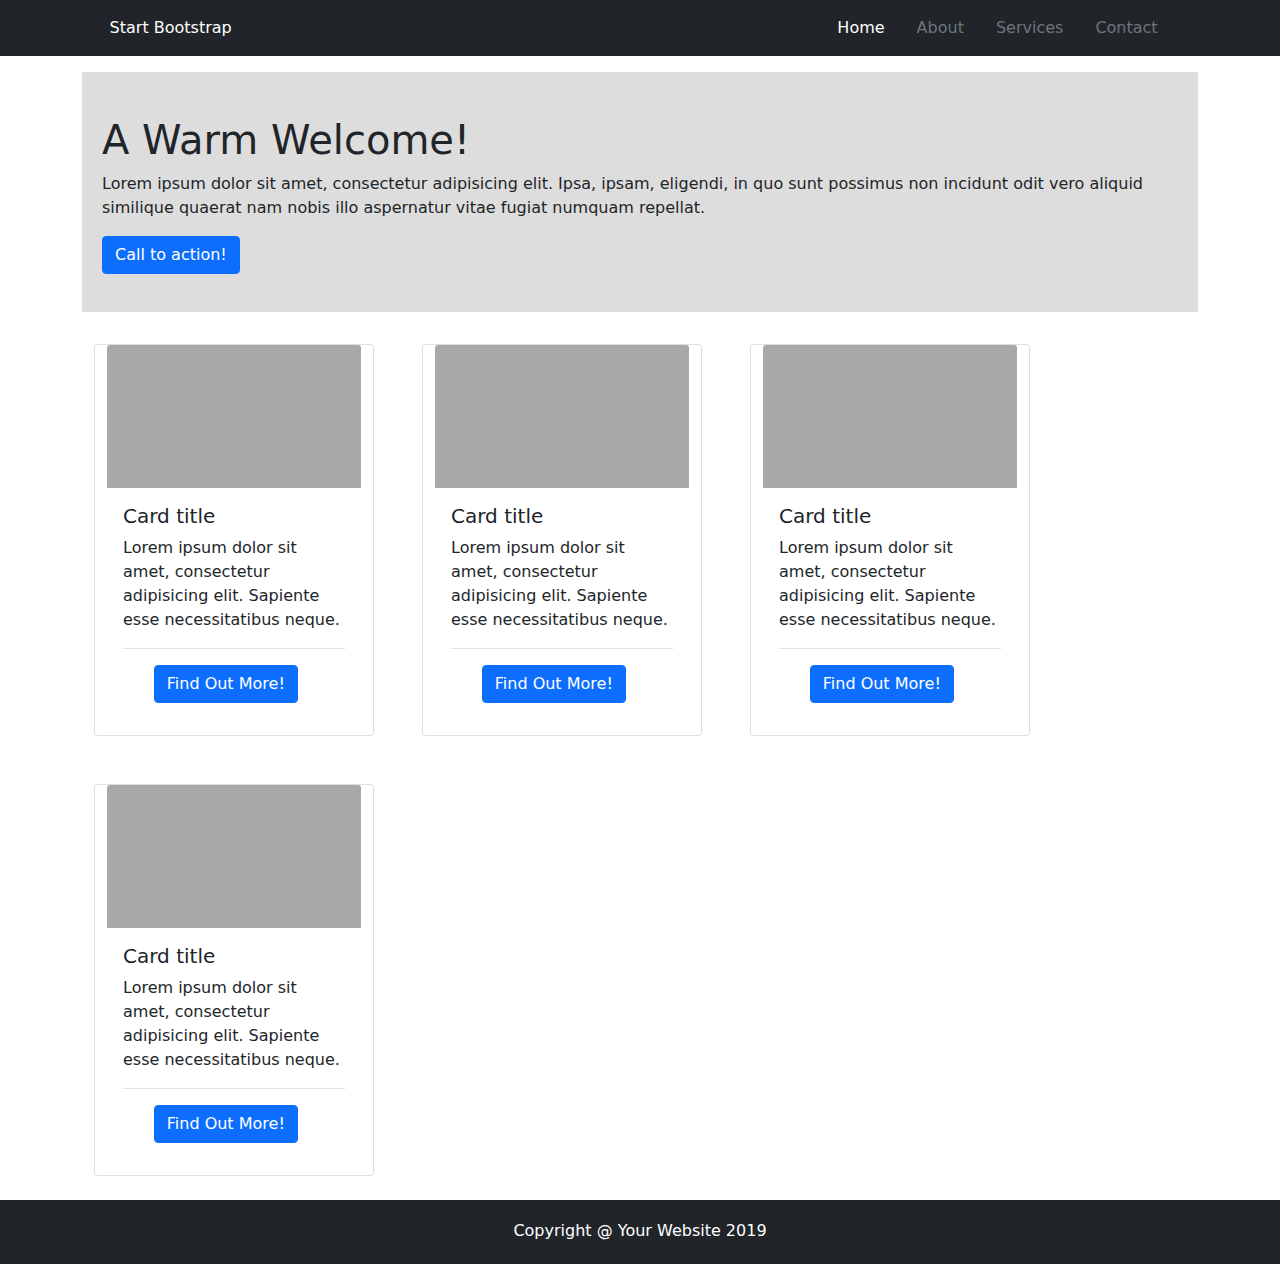
<file: index.html>
<!DOCTYPE html>
<html lang="en">
  <head>
    <meta charset="UTF-8" />
    <meta name="viewport" content="width=device-width, initial-scale=1.0" />
    <title>Document</title>
    <link
      rel="stylesheet"
      href="assets/bootstrap/bootstrap-5.1.3-dist/css/bootstrap.min.css"
    />
    <style>
      .block {
        background-color: #ddd;
        padding: 20px;
        height: 100%;
      }
      .card {
        margin: 1.5rem;
      }
    </style>
  </head>
  <body>
    <header class="header row bg-dark">
      <div class="navbar text-center">
        <div class="col-2 text-white" style="margin-left: 4rem">
          Start Bootstrap
        </div>
        <div class="col-4 ms-auto" style="margin-right: 2rem">
          <ul class="nav">
            <li class="nav-item">
              <a class="nav-link active text-white" aria-current="page" href="#"
                >Home</a
              >
            </li>
            <li class="nav-item">
              <a class="nav-link disabled" href="#">About</a>
            </li>
            <li class="nav-item">
              <a class="nav-link disabled" href="#">Services</a>
            </li>
            <li class="nav-item">
              <a class="nav-link disabled">Contact</a>
            </li>
          </ul>
        </div>
      </div>
    </header>
    <main class="main">
      <div class="container" style="height: 15rem; padding-top: 1rem">
        <div class="row">
          <div class="col" style="height: 15rem">
            <div class="block">
              <h1 style="margin-top: 1.5rem">A Warm Welcome!</h1>
              <p>
                Lorem ipsum dolor sit amet, consectetur adipisicing elit. Ipsa,
                ipsam, eligendi, in quo sunt possimus non incidunt odit vero
                aliquid similique quaerat nam nobis illo aspernatur vitae fugiat
                numquam repellat.
              </p>

              <a href="#" class="btn btn-primary">Call to action!</a>
            </div>
          </div>
        </div>
      </div>
      <div class="container" style="margin-top: 1.5rem">
        <div class="row">
          <div class="card" style="width: 17.5rem; height: 20%">
            <img
              src="assets/imgs/gray.png"
              class="card-img-top"
              alt="image"
              style="width: 100%"
            />
            <div class="card-body">
              <h5 class="card-title">Card title</h5>
              <p class="card-text">
                Lorem ipsum dolor sit amet, consectetur adipisicing elit.
                Sapiente esse necessitatibus neque.
              </p>
              <div class="modal-footer">
                <a href="#" class="btn btn-primary" style="margin-right: 2.2rem"
                  >Find Out More!</a
                >
              </div>
            </div>
          </div>
          <div class="card" style="width: 17.5rem; height: 20%">
            <img src="assets/imgs/gray.png" class="card-img-top" alt="image" />
            <div class="card-body">
              <h5 class="card-title">Card title</h5>
              <p class="card-text">
                Lorem ipsum dolor sit amet, consectetur adipisicing elit.
                Sapiente esse necessitatibus neque.
              </p>
              <div class="modal-footer" style="width: 100%">
                <a href="#" class="btn btn-primary" style="margin-right: 2.2rem"
                  >Find Out More!</a
                >
              </div>
            </div>
          </div>
          <div class="card" style="width: 17.5rem; height: 20%">
            <img src="assets/imgs/gray.png" class="card-img-top" alt="image" />
            <div class="card-body">
              <h5 class="card-title">Card title</h5>
              <p class="card-text">
                Lorem ipsum dolor sit amet, consectetur adipisicing elit.
                Sapiente esse necessitatibus neque.
              </p>
              <div class="modal-footer">
                <a href="#" class="btn btn-primary" style="margin-right: 2.2rem"
                  >Find Out More!</a
                >
              </div>
            </div>
          </div>
          <div class="card" style="width: 17.5rem; height: 20%">
            <img src="assets/imgs/gray.png" class="card-img-top" alt="image" />
            <div class="card-body">
              <h5 class="card-title">Card title</h5>
              <p class="card-text">
                Lorem ipsum dolor sit amet, consectetur adipisicing elit.
                Sapiente esse necessitatibus neque.
              </p>
              <div class="modal-footer">
                <a href="#" class="btn btn-primary" style="margin-right: 2.2rem"
                  >Find Out More!</a
                >
              </div>
            </div>
          </div>
        </div>
      </div>
    </main>
    <footer class="footer row bg-dark" style="height: 4rem">
      <div class="col-12 text-white text-center" style="margin-top: 1.2rem">
        Copyright @ Your Website 2019
      </div>
    </footer>
    <script src="assets/bootstrap/bootstrap-5.1.3-dist/js/bootstrap.bundle.min.js"></script>
  </body>
</html>
</file>
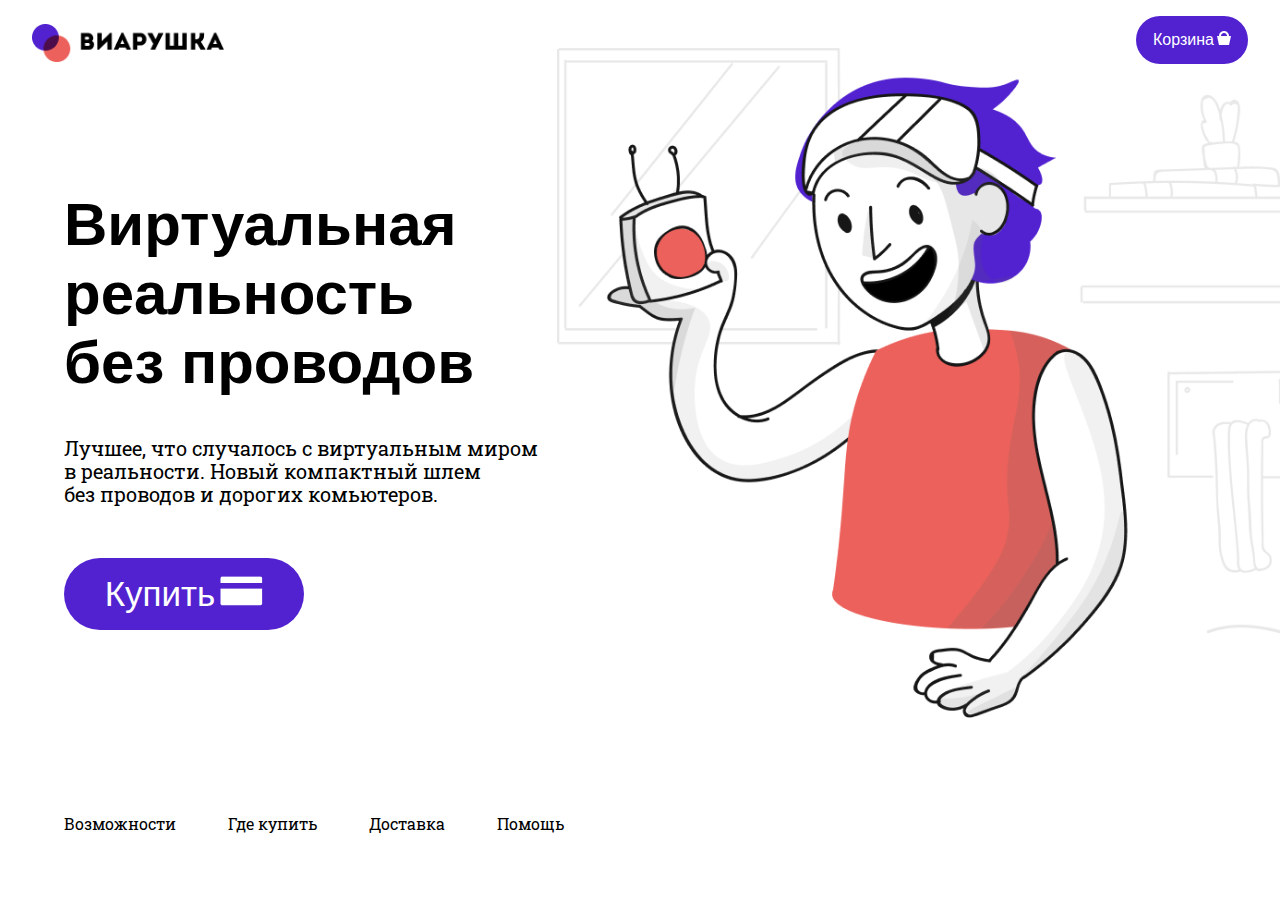
<file: first.html>
<!DOCTYPE html>
<html lang="en">
  <head>
    <meta charset="UTF-8" />
    <meta name="viewport" content="width=device-width, initial-scale=1.0" />
    <title>Document</title>
    <link rel="stylesheet" href="assets/style/normalize.css" />
    <link rel="preconnect" href="https://fonts.googleapis.com" />
    <link rel="preconnect" href="https://fonts.gstatic.com" crossorigin />
    <link
      href="https://fonts.googleapis.com/css2?family=Gideon+Roman&family=Inter&family=Marck+Script&family=Noto+Sans+Mono:wght@300&family=Noto+Sans:ital,wght@1,200&display=swap"
      rel="stylesheet"
    />
    <link rel="preconnect" href="https://fonts.googleapis.com" />
    <link rel="preconnect" href="https://fonts.gstatic.com" crossorigin />
    <link
      href="https://fonts.googleapis.com/css2?family=Gideon+Roman&family=Inter&family=Marck+Script&family=Noto+Sans+Mono:wght@300&family=Noto+Sans:ital,wght@1,200&family=Ubuntu:wght@700&display=swap"
      rel="stylesheet"
    />
    <link rel="preconnect" href="https://fonts.googleapis.com" />
    <link rel="preconnect" href="https://fonts.gstatic.com" crossorigin />
    <link
      href="https://fonts.googleapis.com/css2?family=Gideon+Roman&family=Inter&family=Marck+Script&family=Noto+Sans+Mono:wght@300&family=Noto+Sans:ital,wght@1,200&family=Roboto+Slab:wght@200&family=Ubuntu:wght@700&display=swap"
      rel="stylesheet"
    />
    <link rel="stylesheet" href="assets/style/style.css" />
  </head>
  <body>
    <div class="container">
      <header class="header">
        <div class="logo">
          <img src="assets/imgs/logo.png" alt="logo" width="100%" />
        </div>
        <div>
          <button class="button">
            Корзина<img src="assets/imgs/ico.png" alt="ico" class="icobutton" />
          </button>
        </div>
      </header>

      <article class="article">
        <h1 class="heading">Виртуальная реальность <br />без проводов</h1>
        <p class="text">
          Лучшее, что случалось с виртуальным миром в реальности. Новый
          компактный шлем <br />без проводов и дорогих комьютеров.
        </p>
        <div>
          <button class="buttonarticle">
            <a href="#" style="color: white">
              Купить<img
                src="assets/imgs/ico2.png"
                alt="ico"
                class="icobuttonarticle"
            /></a>
          </button>
        </div>
      </article>
      <aside class="aside">
        <div>
          <img
            src="assets/imgs/pic.png"
            alt="picture"
            class="imgaside"
            style="width: 100%"
          />
        </div>
      </aside>

      <footer class="footer">
        <nav class="menu">
          <ul class="menu__list">
            <li class="menu__item">
              <a href="second.html" target="_blank">Возможности</a>
            </li>
            <li class="menu__item"><a href="#">Где купить</a></li>
            <li class="menu__item"><a href="#">Доставка</a></li>
            <li class="menu__item"><a href="#">Помощь</a></li>
          </ul>
        </nav>
      </footer>
    </div>
  </body>
</html>
</file>
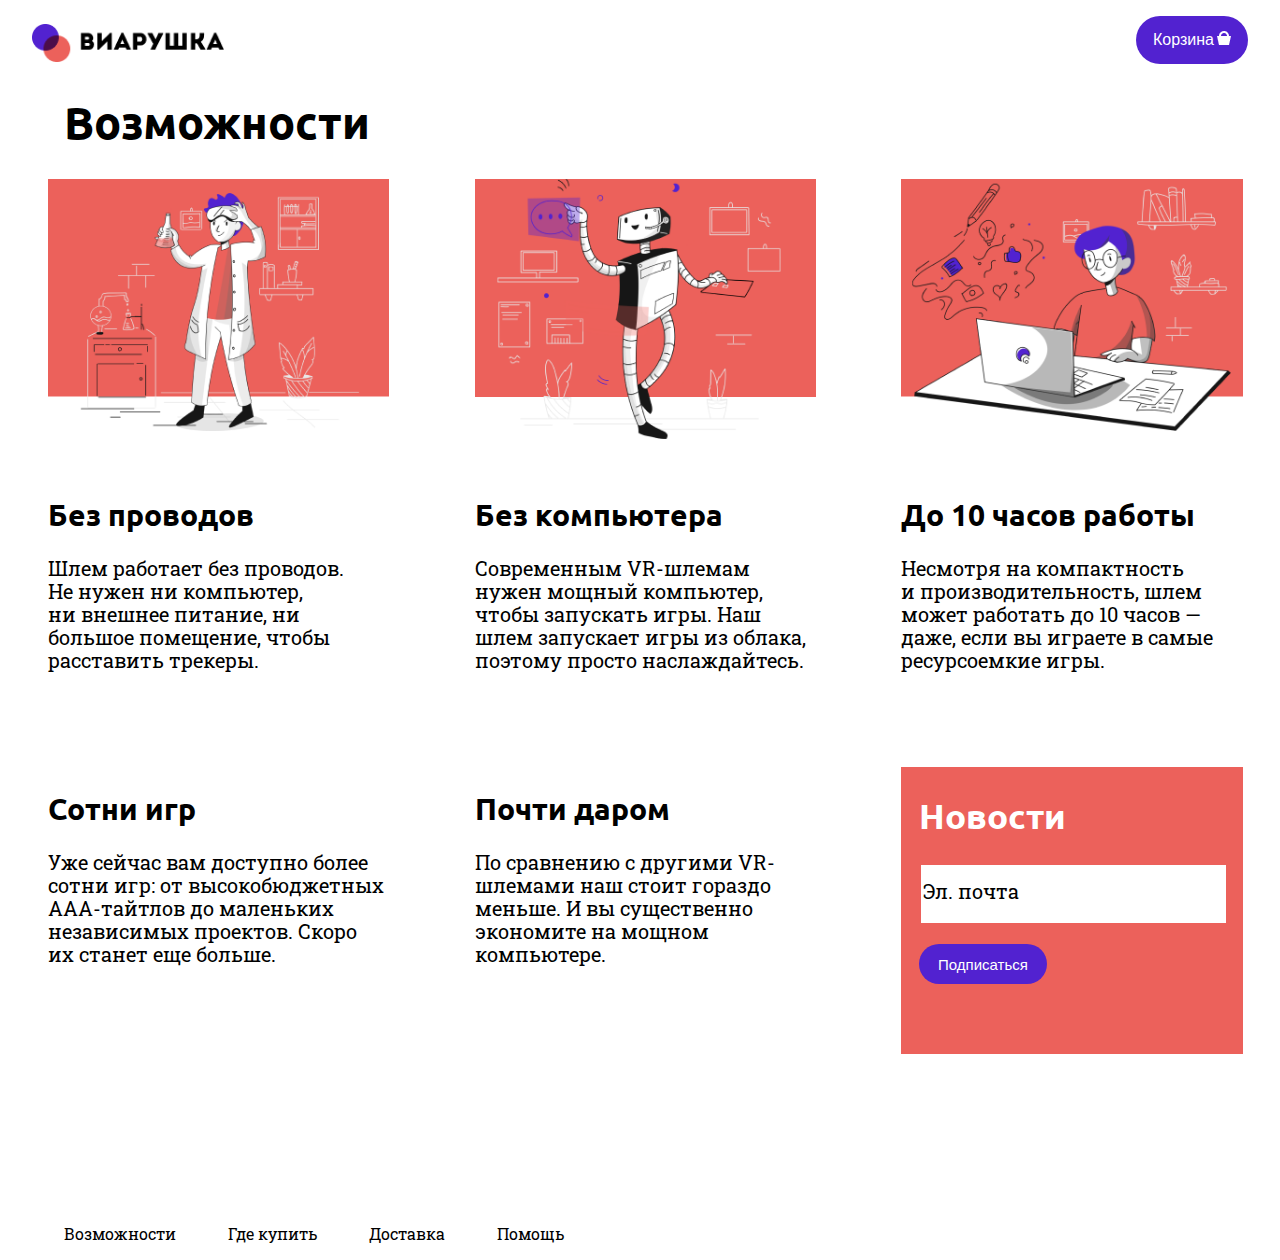
<file: second.html>
<!DOCTYPE html>
<html lang="en">
  <head>
    <meta charset="UTF-8" />
    <meta name="viewport" content="width=device-width, initial-scale=1.0" />
    <title>Document</title>
    <link rel="stylesheet" href="assets/style/normalize.css" />
    <link rel="preconnect" href="https://fonts.googleapis.com" />
    <link rel="preconnect" href="https://fonts.gstatic.com" crossorigin />
    <link
      href="https://fonts.googleapis.com/css2?family=Gideon+Roman&family=Inter&family=Marck+Script&family=Noto+Sans+Mono:wght@300&family=Noto+Sans:ital,wght@1,200&display=swap"
      rel="stylesheet"
    />
    <link rel="preconnect" href="https://fonts.googleapis.com" />
    <link rel="preconnect" href="https://fonts.gstatic.com" crossorigin />
    <link
      href="https://fonts.googleapis.com/css2?family=Gideon+Roman&family=Inter&family=Marck+Script&family=Noto+Sans+Mono:wght@300&family=Noto+Sans:ital,wght@1,200&family=Ubuntu:wght@700&display=swap"
      rel="stylesheet"
    />
    <link rel="preconnect" href="https://fonts.googleapis.com" />
    <link rel="preconnect" href="https://fonts.gstatic.com" crossorigin />
    <link
      href="https://fonts.googleapis.com/css2?family=Gideon+Roman&family=Inter&family=Marck+Script&family=Noto+Sans+Mono:wght@300&family=Noto+Sans:ital,wght@1,200&family=Roboto+Slab:wght@200&family=Ubuntu:wght@700&display=swap"
      rel="stylesheet"
    />
    <link rel="stylesheet" href="assets/style/style.css" />
  </head>
  <body>
    <div class="secondcontainer">
      <header class="header">
        <div class="logo">
          <img src="assets/imgs/logo.png" alt="logo" width="100%" />
        </div>
        <div>
          <button class="button">
            Корзина<img src="assets/imgs/ico.png" alt="ico" class="icobutton" />
          </button>
        </div>
      </header>

      <h1 class="headingsecond">Возможности</h1>
      <div class="containerone">
        <img
          src="assets/imgs/Illustration_4.png"
          alt="picture"
          style="width: 80%; margin-left: 3rem; grid-row: 1/2"
        />

        <div class="firstpart">
          <h2 class="name firstname">Без проводов</h2>
          <p class="textsecond firsttextsecond">
            Шлем работает без проводов. Не нужен ни компьютер, ни внешнее
            питание, ни большое помещение, чтобы расставить трекеры.
          </p>
        </div>
        <div class="secondpart">
          <h2 class="name secondname">Сотни игр</h2>
          <p class="textsecond firsttextsecond">
            Уже сейчас вам доступно более сотни игр: от высокобюджетных
            ААА-тайтлов до маленьких независимых проектов. Скоро их станет еще
            больше.
          </p>
        </div>
      </div>
      <div class="containertwo">
        <img
          src="assets/imgs/Illustration_2.png"
          alt="picture"
          style="width: 80%; margin-left: 3rem"
        />

        <div class="firstpart">
          <h2 class="name">Без компьютера</h2>
          <p class="textsecond">
            Современным VR-шлемам нужен мощный компьютер, чтобы запускать игры.
            Наш шлем запускает игры из облака, поэтому просто наслаждайтесь.
          </p>
        </div>
        <div class="secondpart">
          <h2 class="name">Почти даром</h2>
          <p class="textsecond">
            По сравнению с другими VR-шлемами наш стоит гораздо меньше. И вы
            существенно экономите на мощном компьютере.
          </p>
        </div>
      </div>
      <div class="containerthree">
        <img
          src="assets/imgs/Illustration_9.png"
          alt="picture"
          style="width: 80%; margin-left: 3rem"
        />

        <div>
          <h2 class="name">До 10 часов работы</h2>
          <p class="textsecond">
            Несмотря на компактность и производительность, шлем может работать
            до 10 часов — даже, если вы играете в самые ресурсоемкие игры.
          </p>
        </div>
        <div class="block">
          <h2
            style="
              font-size: 35px;
              font-family: Ubuntu, sans-serif;
              grid-row: 1/2;
              color: white;
              margin-left: 1.1rem;
            "
          >
            Новости
          </h2>
          <div class="email">
            <input type="email" placeholder="Эл. почта" class="email" />
          </div>
          <div>
            <button class="buttonemail">Подписаться</button>
          </div>
        </div>
      </div>
      <footer class="footersecond">
        <nav class="menu">
          <ul class="menu__list">
            <li class="menu__item1"><a href="#">Возможности</a></li>
            <li class="menu__item2"><a href="#">Где купить</a></li>
            <li class="menu__item3"><a href="#">Доставка</a></li>
            <li class="menu__item4"><a href="#">Помощь</a></li>
          </ul>
        </nav>
      </footer>
    </div>
  </body>
</html>
</file>
<file: assets/style/style.css>
.container {
    display: grid;
    grid-template-columns: 1fr 1.3fr;
    grid-template-rows: 1fr 2fr 1fr 1fr 1fr;
    grid-template-areas:
      "header header"
      "article aside"
      "footer footer";
    height: 100vh;
  }
  .header {
    grid-row: 1/2;
    grid-column: 1/3;
    display: flex;
    justify-content: space-between;
  }
  .logo {
    margin-top: 1.5rem;
    margin-left: 2rem;
    width: 12rem;
  }
  .button {
    background-color: #5222d0;
    color: white;
    font-size: 16px;
    width: 7rem;
    height: 3rem;
    border-radius: 50px 50px 50px 50px;
    margin-top: 1rem;
    margin-right: 2rem;
    border: none;
    font-family: Ubunto, sans-serif;
  }
  .button:nth-child(1):hover {
    background-color: yellow;
  }
  .icobutton {
    margin-left: 3px;
  }
  .article {
    grid-row: 2/5;
    grid-column: 1/2;
  }
  .heading {
    font-family: Ubunto, sans-serif;
    width: 90%;
    margin-left: 4rem;
    font-size: 60px;
    grid-row: 2/3;
  }
  .text {
    grid-row: 3/4;
    margin-left: 4rem;
    font-family: Roboto Slab, sans-serif;
    font-size: 20px;
  }
  .buttonarticle {
    background-color: #5222d0;
    color: white;
    font-size: 35px;
    width: 15rem;
    height: 4.5rem;
    border-radius: 50px 50px 50px 50px;
    margin-top: 2rem;
    margin-left: 4rem;
    border: none;
    font-family: Ubunto, sans-serif;
  }
  .buttonarticle:nth-child(1):hover {
    background-color: yellow;
  }
  .icobuttonarticle {
    margin-left: 5px;
  }
  .aside {
    grid-row: 1/5;
    grid-column: 2/3;
    margin-top: 3rem;
  }
  .footer {
    grid-row: 5/6;
    grid-column: 1/3;
    display: flex;
    align-items: center;
  }
  .menu li {
    display: inline;
    font-family: Roboto Slab, sans-serif;
    color: #5222d0;
    margin: 1.5rem;
  }
  .menu__list {
    list-style: none;
  }
  a {
    text-decoration: none;
  }
  @media screen and (min-width: 1024px) {
    .footer {
    grid-row: 5/6;
    grid-column: 1/3;
    display: flex;
    align-items: center;
  }
  }
  @media screen and (max-width: 767px) {
    .container {
      display: grid;
      grid-template-columns: 1fr 1.3fr;
      grid-template-rows: 1fr 2fr 1fr 1fr 1fr;
      grid-template-areas:
        "header header"
        "article aside"
        "footer footer";
      height: 100vh;
    }
  }

  @media screen and (min-width: 768px) and (max-width: 1023px) {
    .container {
      display: grid;
      grid-template-columns: 1fr;
      grid-template-rows: 1fr 4fr 2fr 1fr;
      grid-template-areas:
        "header header"
        "article article"
        "aside aside"
        "footer footer";
    }
    .article {
      grid-row: 2/3;
      grid-column: 1/2;
      display: grid;
      grid-template-rows: 1fr 1fr 1fr;
    }
    .heading {
      font-family: Ubunto, sans-serif;
      width: 90%;
      margin-left: 4rem;
      font-size: 45px;
      grid-row: 1/2;
    }
    .text {
      grid-row: 2/3;
      margin-left: 4rem;
      font-family: Roboto Slab, sans-serif;
      font-size: 20px;
    }
    .buttonarticle {
      background-color: #5222d0;
      color: white;
      font-size: 35px;
      width: 15rem;
      height: 4.5rem;
      border-radius: 50px 50px 50px 50px;
      margin-top: 2rem;
      margin-left: 4rem;
      border: none;
      font-family: Ubunto, sans-serif;
      grid-row: 3/4;
    }
    .aside {
      grid-row: 3/4;
      grid-column: 1/2;
      width: 100%;
    }
    .footer {
      grid-row: 4/5;
      grid-column: 1/2;
    }
    .menu li {
      font-family: Roboto Slab, sans-serif;
      color: #5222d0;
    }
  }

  @media screen and (max-width: 767px) {
    .container {
      display: grid;
      grid-template-columns: 1fr;
      grid-template-rows: 1fr 4fr 4fr 1fr;
      grid-template-areas:
        "header header"
        "article article"
        "aside aside"
        "footer footer";
    }
    .article {
      grid-row: 2/3;
      grid-column: 1/2;
      display: grid;
      grid-template-rows: 1fr 1fr 1fr;
    }
    .heading {
      font-family: Ubunto, sans-serif;
      width: 90%;
      margin-left: 2rem;
      font-size: 45px;
      grid-row: 1/2;
    }
    .text {
      grid-row: 2/3;
      margin-left: 4rem;
      font-family: Roboto Slab, sans-serif;
      font-size: 20px;
    }
    .buttonarticle {
      background-color: #5222d0;
      color: white;
      font-size: 35px;
      width: 15rem;
      height: 4.5rem;
      border-radius: 50px 50px 50px 50px;
      margin-top: 2rem;
      margin-left: 4rem;
      border: none;
      font-family: Ubunto, sans-serif;
      grid-row: 3/4;
    }
    .aside {
      grid-row: 3/4;
      grid-column: 1/2;
      width: 100%;
    }
    .footer {
      grid-row: 4/5;
      grid-column: 1/2;
    }
    .menu li {
      font-family: Roboto Slab, sans-serif;
      color: #5222d0;
      display: inline;
    }
  }

  .secondcontainer {
    display: grid;
    grid-template-columns: 1fr 1fr 1fr;
    grid-template-rows: 1fr 1fr 5fr 1fr;
    height: 100vh;
  }
  .header {
    grid-row: 1/2;
    grid-column: 1/4;
    display: flex;
    justify-content: space-between;
  }
  .logo {
    margin-top: 1.5rem;
    margin-left: 2rem;
    width: 12rem;
  }
  .button {
    background-color: #5222d0;
    color: white;
    font-size: 16px;
    width: 7rem;
    height: 3rem;
    border-radius: 50px 50px 50px 50px;
    margin-top: 1rem;
    margin-right: 2rem;
    border: none;
        font-family: Ubunto, sans-serif;
      }
      .button:nth-child(1):hover {
        background-color: yellow;
      }
      .icobutton {
        margin-left: 3px;
      }

      .headingsecond {
        grid-column: 1/3;
        grid-row: 2/3;
        font-family: Ubuntu, sans-serif;
        width: 100%;
        font-size: 45px;
        margin-left: 4rem;
        padding: 0;
      }

      .containerone {
        grid-column: 1/2;
        grid-row: 3/4;
        width: 100%;
        display: grid;
        grid-template-rows: 1fr 1fr 1.5fr;
      }
      .firstpart {
        grid-row: 2/3;
      }
      .secondpart {
        grid-row: 3/4;
      }
      .name {
        font-size: 30px;
        font-family: Ubuntu, sans-serif;
        margin-left: 3rem;
      }
      .textsecond {
        font-size: 20px;
        font-family: Roboto Slab, sans-serif;
        color: #000000;
        margin-left: 3rem;
        width: 80%;
      }
      .containertwo {
        grid-column: 2/3;
        grid-row: 3/4;
        width: 100%;
        display: grid;
        grid-template-rows: 1fr 1fr 1.5fr;
      }
      .containerthree {
        grid-column: 3/4;
        grid-row: 3/4;
        width: 100%;
        display: grid;
        grid-template-rows: 1fr 1fr 1.5fr;
      }
      .block {
        background-color: #ec615b;
        width: 80%;
        grid-row: 3/4;
        margin-left: 3rem;
        margin-bottom: 3rem;
        display: grid;
        grid-template-rows: 1fr 1fr 2fr;
        height: 65%;
      }
      .email {
        grid-row: 2/3;
        border: none;
        width: 94%;
        height: 3.5rem;
        margin-left: 0.6rem;
      }
      ::placeholder {
        color: #000000;
        font-size: 20px;
        font-family: Roboto Slab, sans-serif;
      }
      .buttonemail {
        background-color: #5222d0;
        color: white;
        font-size: 15px;
        width: 8rem;
        height: 2.5rem;
        border-radius: 50px 50px 50px 50px;
        margin-top: 1rem;
        margin-left: 1.1rem;
        border: none;
        font-family: Ubunto, sans-serif;
      }
      .footersecond {
        grid-row: 4/5;
        grid-column: 1/4;
        display: flex;
        align-items: center;
      }
      .menu li {
        display: inline;
        font-family: Roboto Slab, sans-serif;
        color: black;
        margin: 1.5rem;
      }
      .menu__list {
        list-style: none;
      }
      a {
        text-decoration: none;
        color: black;
      }
      @media screen and (min-width: 768px) and (max-width: 1023px) {
        .secondcontainer {
          display: grid;
          grid-template-areas:
            "header header header"
            "headingsecond headingsecond headingsecond"
            "containerone containertwo containerthree"
            "footer footer footer";
          height: 100vh;
        }
        .name {
          font-size: 30px;
          font-family: Ubuntu, sans-serif;
        }
        .textsecond {
          font-size: 20px;
          font-family: Roboto Slab, sans-serif;
          color: #000000;
          width: 80%;
        }
        .block {
          background-color: #ec615b;
          width: 80%;
          grid-row: 3/4;
          margin-bottom: 3rem;
          display: grid;
          grid-template-rows: 1fr 1fr 2fr;
          height: 65%;
        }
      }
      @media screen and (max-width: 767px) {
        .secondcontainer {
          display: grid;
          grid-template-areas:
            "header"
            "headingsecond"
            "containerone"
            "containertwo"
            "containerthree"
            "footer";
          height: 100vh;
        }
        .headingsecond {
          grid-column: 1/3;
          grid-row: 2/3;
          font-family: Ubuntu, sans-serif;
          width: 100%;
          font-size: 45px;
          margin-left: 4rem;
          padding: 0;
        }
        .containerone {
          grid-area: containerone;
          width: 100%;
          display: grid;
          grid-template-rows: 1fr 1fr 1fr;
          margin-left: 2rem;
        }
        .containertwo {
          grid-area: containertwo;
          width: 100%;
          display: grid;
          grid-template-rows: 1fr 1fr 1.5fr;
          margin-left: 2rem;
        }
        .containerthree {
          grid-area: containerthree;
          width: 100%;
          display: grid;
          grid-template-rows: 1fr 1fr 1.5fr;
          margin-left: 2rem;
        }
        .email {
          grid-row: 2/3;
          border: none;
          width: 90%;
          height: 2.5rem;
          margin-left: 0.6rem;
        }
        .footersecond {
          grid-area: footer;
          width: 100%;
          height: 20%;
          display: grid;
          grid-template-columns: 1fr 1fr;
          grid-template-rows: 1fr 1fr;
        }
        .menu__item1 {
          grid-column: 1/2;
          grid-row: 1/2;
        }
        .menu__item2 {
          grid-column: 2/3;
          grid-row: 1/2;
        }
        .menu__item3 {
          grid-column: 1/2;
          grid-row: 2/3;
        }
        .menu__item4 {
          grid-column: 2/3;
          grid-row: 2/3;
        }
      }
</file>
